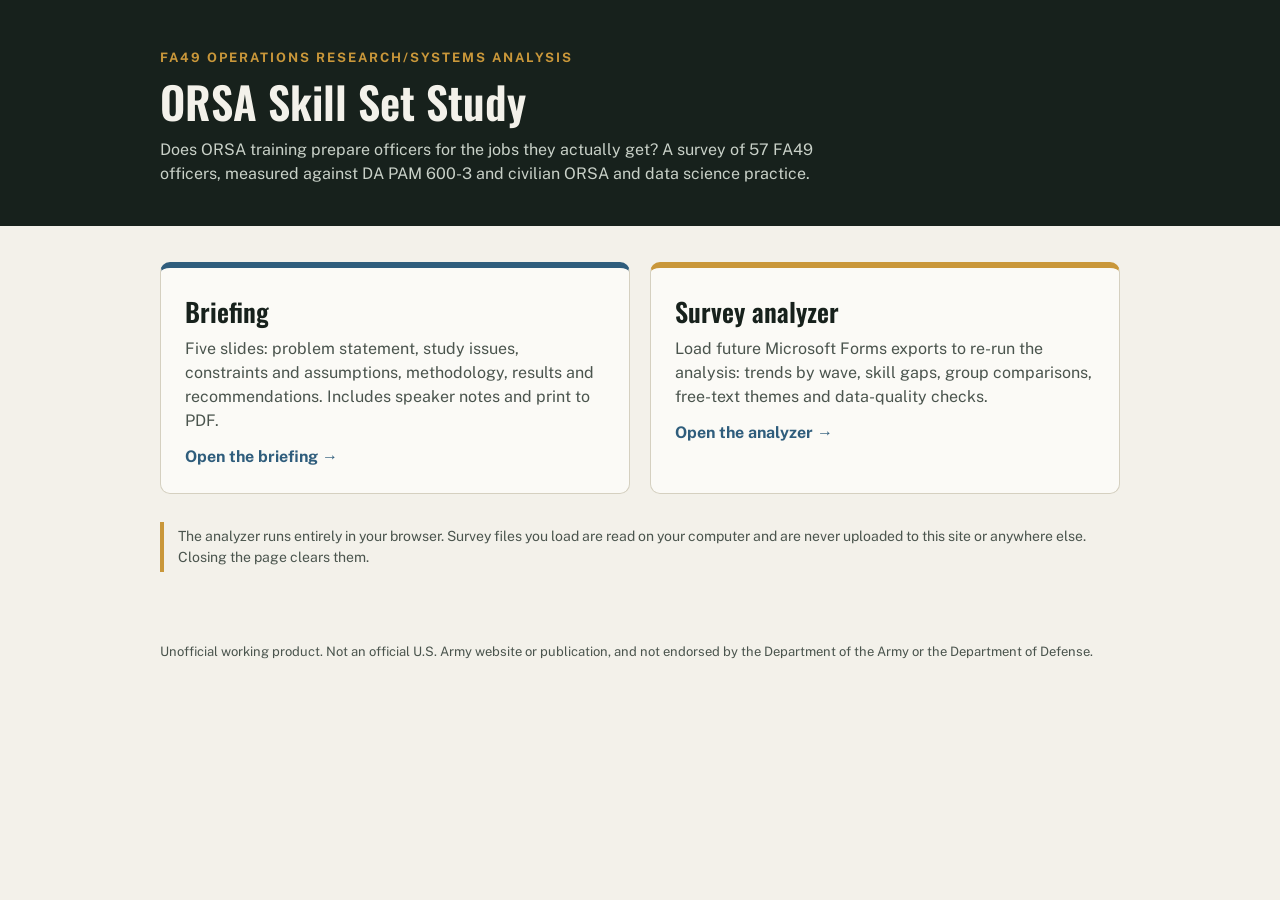
<file: index.html>
<!DOCTYPE html>
<html lang="en">
<head>
<meta charset="utf-8">
<meta name="viewport" content="width=device-width, initial-scale=1">
<title>FA49 ORSA Skill Set Study</title>
<link rel="stylesheet" href="fonts/fonts.css">
<style>
* { box-sizing: border-box }
body { margin: 0; font-family: 'Public Sans', Arial, sans-serif; background: #F3F1EA; color: #17211C; line-height: 1.5 }
header { background: #17211C; color: #F3F1EA; padding: 48px 32px 40px }
.wrap { max-width: 960px; margin: 0 auto }
.eyebrow { font-size: 13px; font-weight: 700; letter-spacing: 2px; text-transform: uppercase; color: #C9973A; margin: 0 0 10px }
h1 { font-family: 'Oswald', Arial, sans-serif; font-weight: 600; font-size: 44px; line-height: 1.1; margin: 0 0 12px }
header p { color: #C9D1C8; max-width: 680px; margin: 0 }
main { padding: 36px 32px 56px }
.cards { display: grid; grid-template-columns: repeat(auto-fit, minmax(300px, 1fr)); gap: 20px }
a.card { display: block; background: #FBFAF6; border: 1px solid #D5D0C0; border-top: 6px solid #2F5D7C; border-radius: 10px; padding: 24px; color: inherit; text-decoration: none }
a.card.g { border-top-color: #C9973A }
a.card:hover, a.card:focus { border-color: #C9973A; outline: none }
a.card h2 { font-family: 'Oswald', Arial, sans-serif; font-weight: 600; font-size: 26px; margin: 0 0 6px }
a.card p { margin: 0 0 12px; color: #4A544D }
a.card span { font-weight: 700; color: #2F5D7C }
.note { margin-top: 28px; font-size: 14px; color: #4A544D; border-left: 4px solid #C9973A; padding: 4px 0 4px 14px }
footer { font-size: 13px; color: #4A544D; padding: 0 32px 40px }
</style>
</head>
<body>
<header><div class="wrap">
  <p class="eyebrow">FA49 Operations Research/Systems Analysis</p>
  <h1>ORSA Skill Set Study</h1>
  <p>Does ORSA training prepare officers for the jobs they actually get? A survey of 57 FA49 officers, measured against DA PAM 600-3 and civilian ORSA and data science practice.</p>
</div></header>
<main><div class="wrap">
  <div class="cards">
    <a class="card" href="deck/"><h2>Briefing</h2><p>Five slides: problem statement, study issues, constraints and assumptions, methodology, results and recommendations. Includes speaker notes and print to PDF.</p><span>Open the briefing →</span></a>
    <a class="card g" href="analyzer/"><h2>Survey analyzer</h2><p>Load future Microsoft Forms exports to re-run the analysis: trends by wave, skill gaps, group comparisons, free-text themes and data-quality checks.</p><span>Open the analyzer →</span></a>
  </div>
  <p class="note">The analyzer runs entirely in your browser. Survey files you load are read on your computer and are never uploaded to this site or anywhere else. Closing the page clears them.</p>
</div></main>
<footer><div class="wrap">Unofficial working product. Not an official U.S. Army website or publication, and not endorsed by the Department of the Army or the Department of Defense.</div></footer>
</body>
</html>
</file>
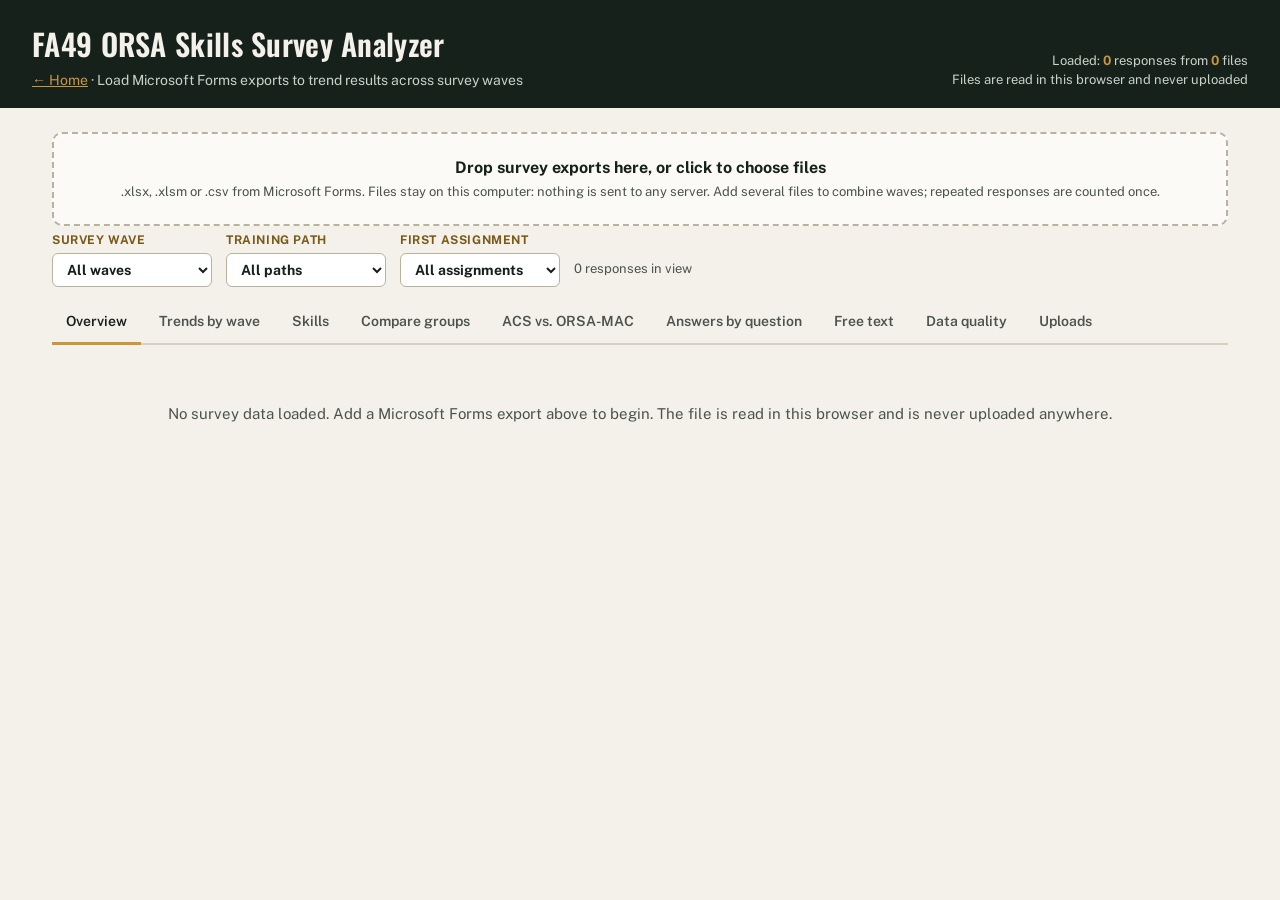
<file: analyzer/index.html>
<!DOCTYPE html>
<html lang="en">
<head>
<meta charset="utf-8">
<meta name="viewport" content="width=device-width, initial-scale=1">
<title>FA49 ORSA Skills Survey Analyzer</title>
<link rel="stylesheet" href="../fonts/fonts.css">
<script src="xlsx.full.min.js"></script>
<script>window.ORSA_STANDALONE = true;</script>
<style>
:root{--dark:#17211C;--light:#F3F1EA;--light2:#E6E2D4;--card:#FBFAF6;--gold:#C9973A;--gold-ink:#7A5A1C;--blue:#2F5D7C;--orange:#C2622A;--orange-ink:#A84F1E;--muted:#4A544D;--line:#D5D0C0;--bad:#9B2C2C}
*{box-sizing:border-box}
body{margin:0;font-family:'Public Sans',Arial,sans-serif;background:var(--light);color:var(--dark);font-size:15px;line-height:1.45}
header{background:var(--dark);color:var(--light);padding:22px 32px 18px;display:flex;flex-wrap:wrap;gap:16px;align-items:flex-end;justify-content:space-between}
header h1{font-family:'Oswald',Arial,sans-serif;font-weight:600;font-size:30px;margin:0;letter-spacing:.3px}
header .sub{color:#C9D1C8;font-size:14px;margin-top:4px}
.status{font-size:13px;color:#C9D1C8;text-align:right}
.status b{color:var(--gold)}
main{max-width:1240px;margin:0 auto;padding:24px 32px 64px}
.panel{background:var(--card);border:1px solid var(--line);border-radius:10px;padding:18px 20px;margin-bottom:18px}
.drop{border:2px dashed #B9B29D;border-radius:10px;padding:22px;text-align:center;background:var(--card);cursor:pointer;transition:background .15s,border-color .15s}
.drop.over{background:#EFE7D2;border-color:var(--gold)}
.drop strong{font-size:16px}
.drop .hint{color:var(--muted);font-size:13px;margin-top:4px}
.row{display:flex;flex-wrap:wrap;gap:12px;align-items:center}
.controls{display:flex;flex-wrap:wrap;gap:14px;align-items:flex-end;margin:6px 0 14px}
label.ctl{display:flex;flex-direction:column;font-size:12px;font-weight:700;letter-spacing:.6px;text-transform:uppercase;color:var(--gold-ink);gap:4px}
select,input[type=search]{font:inherit;font-size:14px;padding:7px 10px;border:1px solid #B9B29D;border-radius:6px;background:#fff;color:var(--dark);min-width:160px}
button{font:inherit;font-size:14px;font-weight:600;padding:8px 14px;border-radius:6px;border:1px solid var(--dark);background:var(--dark);color:var(--light);cursor:pointer}
button.ghost{background:transparent;color:var(--dark)}
button.warn{background:var(--bad);border-color:var(--bad)}
button:disabled{opacity:.5;cursor:default}
nav.tabs{display:flex;flex-wrap:wrap;gap:4px;border-bottom:2px solid var(--line);margin-bottom:18px}
nav.tabs button{background:transparent;color:var(--muted);border:none;border-bottom:3px solid transparent;border-radius:0;padding:10px 14px;margin-bottom:-2px}
nav.tabs button.on{color:var(--dark);border-bottom-color:var(--gold)}
h2{font-family:'Oswald',Arial,sans-serif;font-weight:600;font-size:22px;margin:0 0 10px}
h3{font-size:15px;margin:0 0 8px}
.note{color:var(--muted);font-size:13px}
.kpis{display:grid;grid-template-columns:repeat(auto-fit,minmax(180px,1fr));gap:14px;margin-bottom:18px}
.kpi{background:var(--card);border:1px solid var(--line);border-top:4px solid var(--blue);border-radius:8px;padding:14px 16px}
.kpi .v{font-family:'Oswald',Arial,sans-serif;font-size:36px;font-weight:600;line-height:1.05}
.kpi .l{font-size:13px;color:var(--muted)}
.grid2{display:grid;grid-template-columns:repeat(auto-fit,minmax(380px,1fr));gap:18px}
table{border-collapse:collapse;width:100%;font-size:14px}
th,td{text-align:left;padding:7px 9px;border-bottom:1px solid var(--line);vertical-align:top}
th{font-size:12px;text-transform:uppercase;letter-spacing:.5px;color:var(--muted);font-weight:700;background:var(--light)}
td.num,th.num{text-align:right;font-variant-numeric:tabular-nums;white-space:nowrap}
.bar{height:10px;background:#E3DFD2;border-radius:5px;overflow:hidden;min-width:80px}
.bar span{display:block;height:100%;background:var(--blue)}
.bar.o span{background:var(--orange)}
.pair{display:flex;flex-direction:column;gap:3px;min-width:160px}
.findings li{margin-bottom:6px}
.legend{display:flex;gap:18px;font-size:13px;color:var(--muted);margin:4px 0 10px}
.sw{display:inline-block;width:14px;height:10px;border-radius:2px;margin-right:6px;vertical-align:middle}
.heat td.cell{text-align:center;font-variant-numeric:tabular-nums;font-weight:600}
.dim{opacity:.55}
.chips{display:flex;flex-wrap:wrap;gap:8px;margin:8px 0 12px}
.chip{font-size:13px;font-weight:600;padding:5px 11px;border-radius:999px;border:1px solid #B9B29D;background:#fff;color:var(--dark);cursor:pointer}
.chip.on{background:var(--gold);border-color:var(--gold)}
.resp{border-left:4px solid var(--gold);background:var(--card);padding:10px 14px;margin-bottom:10px;border-radius:0 8px 8px 0}
.resp .meta{font-size:12px;color:var(--muted);margin-bottom:4px}
.tag{display:inline-block;font-size:11px;font-weight:700;padding:2px 7px;border-radius:4px;background:var(--light2);margin-right:6px}
.qc{display:flex;gap:14px;align-items:flex-start;padding:10px 0;border-bottom:1px solid var(--line)}
.qc .n{font-family:'Oswald',Arial,sans-serif;font-size:26px;min-width:44px;text-align:right;color:var(--blue)}
.qc .n.hot{color:var(--orange-ink)}
.ids{font-size:12px;color:var(--muted);word-break:break-word}
.msg{padding:10px 14px;border-radius:8px;background:#EFE7D2;margin-bottom:14px}
.msg.err{background:#F4DCDC}
.empty{text-align:center;color:var(--muted);padding:40px 10px}
@media (max-width:640px){main{padding:16px}header{padding:18px 16px}.grid2{grid-template-columns:1fr}}
</style>
</head>
<body>
<header>
  <div><h1>FA49 ORSA Skills Survey Analyzer</h1><div class="sub"><a href="../" style="color:#C9973A">← Home</a> · Load Microsoft Forms exports to trend results across survey waves</div></div>
  <div class="status" id="status">Files are read in this browser and never uploaded</div>
</header>
<main>
  <div id="msg"></div>
  <div class="drop" id="drop" tabindex="0" role="button" aria-label="Upload a survey export">
    <strong>Drop survey exports here, or click to choose files</strong>
    <div class="hint">.xlsx, .xlsm or .csv from Microsoft Forms. Files stay on this computer: nothing is sent to any server. Add several files to combine waves; repeated responses are counted once.</div>
    <input type="file" id="file" accept=".xlsx,.xlsm,.xls,.csv" multiple hidden>
  </div>
  <div id="pending"></div>
  <div class="controls" id="controls"></div>
  <nav class="tabs" id="tabs"></nav>
  <section id="content"></section>
</main>
<script>
/* ===== Survey analysis core (pure functions, no DOM) ===== */
const Core = (() => {
  const clean = (s) => String(s == null ? '' : s).replace(/ /g, ' ').replace(/\s+/g, ' ').trim();

  const ROLE_LABEL = {
    id: 'Response ID', start: 'Start time', end: 'Completion time', pii: 'Name/email (not stored)', ignore: 'Ignored',
    skill: 'Skill rating', path: 'Training path', degree: 'Graduate degree', otherField: 'Other approved field',
    cost: 'Cost category / school', school: 'Graduate school name', culminating: 'Degree final requirement',
    acs: 'ACS prepared me for (multi-select)', mac: 'ORSA-MAC prepared me for (multi-select)',
    add: 'Skills to add (free text)', remove: 'Skills to remove (free text)', agree: 'Overall preparation rating',
    explain: 'Rating explanation (free text)', assignment: 'First assignment', other: 'Not recognized',
  };

  function roleOf(h) {
    const s = clean(h).toLowerCase();
    if (s === 'id') return 'id';
    if (s === 'start time') return 'start';
    if (s === 'completion time') return 'end';
    if (s === 'email' || s === 'name' || s === 'email address') return 'pii';
    if (s.startsWith('last modified time')) return 'ignore';
    if (s.includes('best reflects your educational training')) return 'skill';
    if (s.includes('training and qualification')) return 'path';
    if (s.includes('graduate degree program')) return 'degree';
    if (s.includes('other operations research related field')) return 'otherField';
    if (s.includes('cost category')) return 'cost';
    if (s.includes('graduate school institution')) return 'school';
    if (s.includes('culminating')) return 'culminating';
    if (s.startsWith('acs prepared me')) return 'acs';
    if (s.startsWith('orsa-mac prepared me')) return 'mac';
    if (s.includes('should be added')) return 'add';
    if (s.includes('should be removed')) return 'remove';
    if (s.startsWith('my training and education prepared me')) return 'agree';
    if (s.startsWith('explain your agreement')) return 'explain';
    if (s.includes('which option best describes your first')) return 'assignment';
    return 'other';
  }

  function skillName(h) {
    const s = clean(h);
    const m = s.match(/ability to\s+(.*)$/i);
    let t = (m ? m[1] : s).replace(/[.?\s]+$/, '').replace(/^(conduct|perform)\s+/i, '');
    if (/communicate effectively with data/i.test(t)) return 'Data communication';
    if (/big data/i.test(t)) return 'Big data specialties';
    return t.charAt(0).toUpperCase() + t.slice(1);
  }

  const CODES = ['WTpos', 'WTnn', 'OJT', 'NWTnn', 'NEG'];
  const CODE_LABEL = {
    WTpos: 'Well trained, needed, helped', WTnn: 'Well trained, not needed', OJT: 'Not trained, learned on the job',
    NWTnn: 'Not trained, not needed', NEG: 'Not trained, needed, hurt performance',
  };
  function codeSkill(v) {
    const s = clean(v).toLowerCase();
    if (!s) return null;
    if (s.includes('negatively')) return 'NEG';
    if (s.includes('learned the skill on the job')) return 'OJT';
    if (s.includes('not well trained') && s.includes('not needed')) return 'NWTnn';
    if (s.includes('well trained') && s.includes('not needed')) return 'WTnn';
    if (s.includes('positively')) return 'WTpos';
    return 'OTHER';
  }

  const AGREE = { 'strongly agree': 6, 'agree': 5, 'somewhat agree': 4, 'neither agree nor disagree': 3.5, 'somewhat disagree': 3, 'disagree': 2, 'strongly disagree': 1 };
  const AGREE_ORDER = ['Strongly Agree', 'Agree', 'Somewhat Agree', 'Neither agree nor disagree', 'Somewhat Disagree', 'Disagree', 'Strongly Disagree'];

  function normPath(v) {
    const s = clean(v).toLowerCase();
    if (!s) return '(blank)';
    const mac = s.includes('mac');
    const acs = /\bacs\b/.test(s);
    if (mac && acs) return 'ORSA-MAC & ACS';
    if (mac) return 'ORSA-MAC only';
    if (acs) return 'ACS only';
    return clean(v);
  }
  function normAssign(v) {
    const s = clean(v).toLowerCase();
    if (!s) return '(blank)';
    if (s.includes('large analytic')) return 'Large analytic org';
    if (s.includes('instructor')) return 'Instructor';
    if (s.includes('combat')) return 'Combat analyst';
    if (s.includes('technical')) return 'Technical domain';
    if (s.includes('staff')) return 'Army/Joint/OSD staff';
    return clean(v);
  }
  const isNA = (s) => /^(n\/?a|none|nothing|no|nil|-+|\.)\b|did not attend|none come to mind|^not sure\.?$/i.test(clean(s)) || clean(s) === '';
  const splitMulti = (v) => clean(v).split(';').map(clean).filter(Boolean);

  function parseDate(v) {
    if (v == null || v === '') return null;
    if (typeof v === 'number' && v > 20000 && v < 80000) {
      const ms = Math.round((v - 25569) * 86400000);
      const d = new Date(ms);
      return new Date(d.getUTCFullYear(), d.getUTCMonth(), d.getUTCDate(), d.getUTCHours(), d.getUTCMinutes(), d.getUTCSeconds());
    }
    const d = new Date(v);
    return isNaN(d) ? null : d;
  }
  const pad = (n) => String(n).padStart(2, '0');
  const localISO = (d) => `${d.getFullYear()}-${pad(d.getMonth() + 1)}-${pad(d.getDate())}T${pad(d.getHours())}:${pad(d.getMinutes())}:${pad(d.getSeconds())}`;

  function fnv(str) {
    let h = 0x811c9dc5;
    for (let i = 0; i < str.length; i++) { h ^= str.charCodeAt(i); h = Math.imul(h, 0x01000193) >>> 0; }
    return h.toString(16).padStart(8, '0');
  }

  /* raw = {cols:[header...], vals:[value...]} with dates already as local ISO strings */
  function rawKey(raw) {
    let id = '', start = '';
    raw.cols.forEach((c, i) => { const r = roleOf(c); if (r === 'id') id = clean(raw.vals[i]); if (r === 'start') start = clean(raw.vals[i]); });
    const body = start ? id + '|' + start : raw.vals.map(clean).join('|');
    return 'r-' + fnv(body) + '-' + (id.replace(/[^A-Za-z0-9_-]/g, '').slice(0, 20) || 'x');
  }

  function normalize(raw, meta) {
    const r = { key: meta.key, batch: meta.batch || '', source: meta.source || '', skills: {}, skillRaw: {}, acs: [], mac: [], other: {}, issues: [] };
    raw.cols.forEach((col, i) => {
      const v = raw.vals[i];
      const role = roleOf(col);
      const cv = clean(v);
      switch (role) {
        case 'id': r.id = cv; break;
        case 'start': r.start = parseDate(v); break;
        case 'end': r.end = parseDate(v); break;
        case 'skill': { const n = skillName(col); r.skills[n] = codeSkill(v); r.skillRaw[n] = cv; break; }
        case 'path': r.pathRaw = cv; r.path = normPath(v); break;
        case 'degree': r.degree = cv || '(blank)'; break;
        case 'otherField': r.otherField = cv; break;
        case 'cost': r.cost = cv || '(blank)'; break;
        case 'school': r.school = cv; break;
        case 'culminating': r.culminating = cv || '(blank)'; break;
        case 'acs': r.acsRaw = cv; r.acs = splitMulti(v); break;
        case 'mac': r.macRaw = cv; r.mac = splitMulti(v); break;
        case 'add': r.add = cv; break;
        case 'remove': r.remove = cv; break;
        case 'agree': r.agree = cv; r.score = AGREE[cv.toLowerCase()] ?? null; break;
        case 'explain': r.explain = cv; break;
        case 'assignment': r.assignRaw = cv; r.assignment = normAssign(v); break;
        case 'pii': case 'ignore': break;
        default: r.other[clean(col)] = cv;
      }
    });
    r.path = r.path || '(blank)';
    r.assignment = r.assignment || '(blank)';
    r.degree = r.degree || '(blank)';
    r.cost = r.cost || '(blank)';
    r.culminating = r.culminating || '(blank)';
    r.minutes = r.start && r.end ? (r.end - r.start) / 60000 : null;
    r.wave = r.start ? `${r.start.getFullYear()}-${pad(r.start.getMonth() + 1)}` : '(no date)';
    return r;
  }

  /* ---- metrics ---- */
  function skillList(rows) {
    const seen = [];
    rows.forEach((r) => Object.keys(r.skills).forEach((k) => { if (!seen.includes(k)) seen.push(k); }));
    return seen;
  }
  function skillStats(rows, skill) {
    const c = { WTpos: 0, WTnn: 0, OJT: 0, NWTnn: 0, NEG: 0, OTHER: 0 };
    let n = 0;
    rows.forEach((r) => { const v = r.skills[skill]; if (v) { c[v]++; n++; } });
    const trained = c.WTpos + c.WTnn, needed = c.WTpos + c.OJT + c.NEG, gap = c.OJT + c.NEG;
    return {
      skill, n, counts: c, trained, needed, gap, unused: c.WTnn, neg: c.NEG,
      trainedPct: n ? trained / n : null, neededPct: n ? needed / n : null,
      gapOfNeeded: needed ? gap / needed : null, wtposPct: n ? c.WTpos / n : null,
    };
  }
  function groupStats(rows, skills) {
    const scored = rows.filter((r) => r.score != null);
    const sum = scored.reduce((a, r) => a + r.score, 0);
    let ans = 0, wtpos = 0, gaps = 0;
    rows.forEach((r) => skills.forEach((k) => { const v = r.skills[k]; if (v) { ans++; if (v === 'WTpos') wtpos++; if (v === 'OJT' || v === 'NEG') gaps++; } }));
    return {
      n: rows.length, nScored: scored.length,
      mean: scored.length ? sum / scored.length : null,
      top2: scored.length ? scored.filter((r) => r.score >= 5).length / scored.length : null,
      sa: scored.length ? scored.filter((r) => r.score === 6).length / scored.length : null,
      nDis: scored.filter((r) => r.score <= 3).length,
      wtposRate: ans ? wtpos / ans : null,
      gapsPer: rows.length ? gaps / rows.length : null,
    };
  }
  function groupBy(rows, fn) {
    const m = new Map();
    rows.forEach((r) => { const k = fn(r); if (!m.has(k)) m.set(k, []); m.get(k).push(r); });
    return m;
  }
  function median(a) {
    const s = a.filter((x) => x != null && isFinite(x)).sort((x, y) => x - y);
    if (!s.length) return null;
    const h = Math.floor(s.length / 2);
    return s.length % 2 ? s[h] : (s[h - 1] + s[h]) / 2;
  }
  const canonItem = (s) => clean(s).replace(/\s+$/, '');
  function programStats(rows) {
    const acsRows = rows.filter((r) => r.acs.length && !r.acs.every(isNA));
    const macRows = rows.filter((r) => r.mac.length && !r.mac.every(isNA));
    const items = [];
    [...acsRows.flatMap((r) => r.acs), ...macRows.flatMap((r) => r.mac)].forEach((x) => { const c = canonItem(x); if (!isNA(c) && !items.includes(c)) items.push(c); });
    return {
      nAcs: acsRows.length, nMac: macRows.length,
      items: items.map((it) => {
        const a = acsRows.filter((r) => r.acs.map(canonItem).includes(it)).length;
        const m = macRows.filter((r) => r.mac.map(canonItem).includes(it)).length;
        return { item: it, acs: a, mac: m, acsPct: acsRows.length ? a / acsRows.length : null, macPct: macRows.length ? m / macRows.length : null };
      }),
    };
  }

  const THEMES = [
    ['Data engineering, SQL, cloud', /sql|data engineer|database|pipeline|cloud|data connection|etl|\bs3\b|blob|data architect/i],
    ['Programming and automation', /programm|coding|python|\bR\b|automation|languages/i],
    ['AI / ML / LLMs', /\bai\b|machine learning|\bml\b|llm|large language|genai|artificial intell/i],
    ['Agentic AI', /agent/i],
    ['App development, HTML, web', /\bapps?\b|app dev|html|\bweb\b|front.?end|javascript/i],
    ['Data visualization, dashboards', /visuali|dashboard/i],
    ['Communication and teaching', /communicat|teach|brief|writ|present/i],
    ['Cost-benefit, budget, PPBE', /cost|ppbe|\bpom\b|budget|financ|program management/i],
    ['Assessments (campaign, ops)', /assessment/i],
    ['Surveys and data collection', /survey|questionnaire|data collection|sampling/i],
    ['Modeling and simulation', /simulat|modeling|modelling/i],
    ['Big data', /big data/i],
    ['Statistics', /statistic/i],
  ];
  function themeHits(text) { return THEMES.filter(([, re]) => re.test(text || '')).map(([n]) => n); }

  function qualityChecks(rows) {
    const out = [];
    const add = (title, detail, list) => out.push({ title, detail, ids: list.map((r) => r.id || r.key) });
    const keys = groupBy(rows, (r) => r.key);
    add('Duplicate responses (same ID and start time)', 'Counted once in the shared dataset; listed if a single upload repeats them.', [...keys.values()].filter((g) => g.length > 1).map((g) => g[0]));
    add('Completed in under 1 minute', 'Possible test or careless submissions.', rows.filter((r) => r.minutes != null && r.minutes < 1));
    add('Same answer on every skill question', 'Possible straight-lining.', rows.filter((r) => { const v = Object.values(r.skills).filter(Boolean); return v.length > 2 && new Set(v).size === 1; }));
    add('ACS graduate with the “ACS prepared me” question blank', 'Usually survey skip logic (in the 2024–25 survey, every NPS and AFIT graduate).', rows.filter((r) => /acs/i.test(r.path) && !r.acs.length));
    add('Attended ORSA-MAC but answered “did not attend”', 'Contradictory answers.', rows.filter((r) => /mac/i.test(r.path) && r.mac.length && r.mac.every(isNA)));
    add('ACS only but rated ORSA-MAC preparation', 'Contradictory answers.', rows.filter((r) => r.path === 'ACS only' && r.mac.some((x) => !isNA(x))));
    add('No overall preparation rating', 'Excluded from agreement averages.', rows.filter((r) => r.score == null));
    add('Unrecognized skill answer text', 'A skill answer did not match any of the five standard choices.', rows.filter((r) => Object.values(r.skills).includes('OTHER')));
    const costSchools = rows.filter((r) => r.cost && r.cost !== '(blank)' && r.cost !== 'None' && !/\$|cost/i.test(r.cost));
    add('School name recorded in the cost-category column', 'The cost question mixes cost bands with school names (NPS, AFIT).', costSchools);
    add('No start date', 'Cannot be placed in a survey wave.', rows.filter((r) => !r.start));
    return out;
  }

  function findings(rows) {
    const out = [];
    if (!rows.length) return out;
    const skills = skillList(rows);
    const g = groupStats(rows, skills);
    const pct = (x) => (x == null ? '–' : Math.round(x * 100) + '%');
    out.push(`${pct(g.top2)} of ${g.nScored} respondents agree or strongly agree that their training prepared them for their first ORSA assignment; ${g.nDis} disagree at some level.`);
    const ss = skills.map((k) => skillStats(rows, k)).filter((s) => s.n);
    if (ss.length) {
      const most = [...ss].sort((a, b) => b.neededPct - a.neededPct)[0];
      out.push(`Most needed skill: ${most.skill} (${pct(most.neededPct)} of officers needed it in their first job).`);
      const gaps = ss.filter((s) => s.needed >= 5).sort((a, b) => b.gapOfNeeded - a.gapOfNeeded);
      if (gaps.length) out.push(`Largest training gap: ${gaps[0].skill}. ${gaps[0].gap} of the ${gaps[0].needed} officers who needed it were not trained (${pct(gaps[0].gapOfNeeded)}).`);
      const over = [...ss].sort((a, b) => b.unused - a.unused)[0];
      out.push(`Most over-taught skill: ${over.skill}. ${over.unused} officers were well trained in it but never needed it.`);
      const neg = ss.reduce((a, s) => a + s.neg, 0);
      if (neg) out.push(`${neg} skill answers say a training gap hurt job performance.`);
    }
    const byA = [...groupBy(rows, (r) => r.assignment)].map(([k, rs]) => ({ k, ...groupStats(rs, skills) })).filter((x) => x.nScored >= 5 && x.k !== '(blank)').sort((a, b) => b.mean - a.mean);
    if (byA.length >= 2) out.push(`By first assignment (groups of 5+): ${byA[0].k} most satisfied (${byA[0].mean.toFixed(1)} of 6), ${byA[byA.length - 1].k} least (${byA[byA.length - 1].mean.toFixed(1)}).`);
    const p = programStats(rows);
    if (p.nAcs >= 5 && p.nMac >= 5) {
      const d = p.items.map((x) => ({ ...x, d: x.macPct - x.acsPct })).sort((a, b) => Math.abs(b.d) - Math.abs(a.d))[0];
      if (d) out.push(`Biggest program difference: ${d.item}. ${pct(d.macPct)} of ORSA-MAC graduates vs. ${pct(d.acsPct)} of ACS graduates felt prepared.`);
    }
    const waves = [...groupBy(rows.filter((r) => r.start), (r) => r.wave)].sort((a, b) => a[0].localeCompare(b[0]));
    if (waves.length >= 2) {
      const f = groupStats(waves[0][1], skills), l = groupStats(waves[waves.length - 1][1], skills);
      out.push(`Trend: agreement was ${pct(f.top2)} in the first wave (${waves[0][0]}, n=${f.n}) and ${pct(l.top2)} in the latest (${waves[waves.length - 1][0]}, n=${l.n}).`);
    }
    return out;
  }

  return { clean, roleOf, ROLE_LABEL, skillName, codeSkill, CODES, CODE_LABEL, AGREE, AGREE_ORDER, normPath, normAssign, isNA, splitMulti, parseDate, localISO, rawKey, normalize, skillList, skillStats, groupStats, groupBy, median, programStats, THEMES, themeHits, qualityChecks, findings, canonItem };
})();
if (typeof module !== 'undefined') module.exports = Core;

</script>
<script>
/* ===== UI ===== */
const $ = (id) => document.getElementById(id);
const esc = (s) => String(s == null ? '' : s).replace(/[&<>"']/g, (c) => ({ '&': '&amp;', '<': '&lt;', '>': '&gt;', '"': '&quot;', "'": '&#39;' }[c]));
const pct = (x) => (x == null || !isFinite(x) ? '–' : Math.round(x * 100) + '%');
const fix1 = (x) => (x == null || !isFinite(x) ? '–' : x.toFixed(1));

const STANDALONE = !!(typeof window !== 'undefined' && window.ORSA_STANDALONE);
const S = {
  files: [],
  db: null, dbStatus: STANDALONE ? 'standalone' : 'loading', canWrite: null, downloads: null,
  dbRows: [], dbKeys: new Set(), batches: [], colsSeen: new Map(),
  sessionRows: [], sessionName: '', pending: null, saving: null,
  source: STANDALONE ? 'session' : 'shared', filters: { wave: '', path: '', assignment: '' },
  tab: 'overview', compareDim: 'path', heatMetric: 'gapOfNeeded', trendMetric: 'gapOfNeeded',
  ftQ: 'add', ftTheme: '', ftSearch: '', ftHide: true, qCol: 'agree', confirmDelete: '',
};

const TABS = [['overview', 'Overview'], ['trends', 'Trends by wave'], ['skills', 'Skills'], ['compare', 'Compare groups'], ['programs', 'ACS vs. ORSA-MAC'], ['questions', 'Answers by question'], ['text', 'Free text'], ['quality', 'Data quality'], ['uploads', 'Uploads']];
const DIMS = { path: ['Training path', (r) => r.path], assignment: ['First assignment', (r) => r.assignment], degree: ['Graduate degree', (r) => r.degree], cost: ['Cost category / school', (r) => r.cost], culminating: ['Degree final requirement', (r) => r.culminating], wave: ['Survey wave (month)', (r) => r.wave], batch: ['Upload', (r) => batchName(r.batch)] };
const METRICS = { gapOfNeeded: 'Needed but not trained (% of those who needed it)', trainedPct: 'Well trained (%)', neededPct: 'Needed in the job (%)', wtposPct: 'Trained, needed and helped (%)' };

function batchName(id) { const b = S.batches.find((x) => x.id === id); return b ? b.file : id ? 'Upload ' + id : 'This session'; }
function noteCols(raw) { raw.cols.forEach((c) => { const k = Core.clean(c); if (!S.colsSeen.has(k)) S.colsSeen.set(k, Core.roleOf(c)); }); }

/* ---------- data sources ---------- */
function baseRows() { return S.source === 'session' ? S.sessionRows : S.dbRows; }
function rows() {
  const f = S.filters;
  return baseRows().filter((r) => (!f.wave || r.wave === f.wave) && (!f.path || r.path === f.path) && (!f.assignment || r.assignment === f.assignment));
}
function opts(list, cur, all) { return `<option value="">${esc(all)}</option>` + list.map((v) => `<option value="${esc(v)}"${v === cur ? ' selected' : ''}>${esc(v)}</option>`).join(''); }
const uniq = (a) => [...new Set(a)].sort();

/* ---------- file reading ---------- */
async function readFile(file) {
  if (typeof XLSX === 'undefined') throw new Error('The spreadsheet reader did not load. Check your connection and reload the page.');
  const buf = await file.arrayBuffer();
  const wb = XLSX.read(buf, { type: 'array', cellDates: true });
  let best = null;
  wb.SheetNames.forEach((name) => {
    const aoa = XLSX.utils.sheet_to_json(wb.Sheets[name], { header: 1, defval: '', raw: true, blankrows: false });
    for (let h = 0; h < Math.min(6, aoa.length); h++) {
      const hdr = aoa[h].map((c) => Core.clean(c));
      const known = hdr.filter((c) => c && !['other', 'ignore'].includes(Core.roleOf(c))).length;
      if (known >= 3 && (!best || known > best.known)) best = { name, aoa, h, hdr, known };
    }
  });
  if (!best) throw new Error('No sheet in this file has the survey’s column headings (ID, Start time, the skill questions…).');
  const keep = best.hdr.map((c, i) => (c && Core.roleOf(c) !== 'pii' ? i : -1)).filter((i) => i >= 0);
  const dropped = best.hdr.filter((c) => c && Core.roleOf(c) === 'pii');
  const cols = keep.map((i) => best.hdr[i]);
  const raws = [];
  best.aoa.slice(best.h + 1).forEach((row) => {
    if (!row.some((v) => Core.clean(v instanceof Date ? 'x' : v))) return;
    const vals = keep.map((i) => {
      let v = row[i];
      const role = Core.roleOf(best.hdr[i]);
      if (role === 'start' || role === 'end') {
        if (typeof v === 'string' && /^\d{5}(\.\d+)?$/.test(v.trim())) v = Number(v);
        const d = v instanceof Date ? v : Core.parseDate(v);
        return d ? Core.localISO(d) : Core.clean(v);
      }
      if (v instanceof Date) return Core.localISO(v);
      return v == null ? '' : String(v);
    });
    raws.push({ cols, vals });
  });
  return { sheet: best.name, raws, cols, dropped };
}

async function handleFile(file) {
  showMsg('');
  try {
    const p = await readFile(file);
    const seen = new Set();
    const items = p.raws.map((raw) => ({ raw, key: Core.rawKey(raw) }));
    const fresh = [], dupInFile = [], existing = [];
    if (STANDALONE) {
      const have = new Set(S.sessionRows.map((r) => r.key));
      let added = 0;
      items.forEach((it) => { if (!have.has(it.key)) { have.add(it.key); noteCols(it.raw); S.sessionRows.push(Core.normalize(it.raw, { key: it.key, batch: file.name })); added++; } });
      S.files.push({ name: file.name, read: p.raws.length, added });
      S.sessionName = S.files.map((f) => f.name).join(', ');
      S.source = 'session';
      const unk = p.cols.filter((c) => Core.roleOf(c) === 'other');
      showMsg(`Read ${p.raws.length} responses from ${esc(file.name)}: ${added} added${p.raws.length - added ? `, ${p.raws.length - added} already loaded (skipped)` : ''}.${p.dropped.length ? ' Name and email columns were ignored.' : ''}${unk.length ? ` ${unk.length} unrecognized column(s) appear on “Answers by question”.` : ''}`);
      render();
      return;
    }
    items.forEach((it) => { if (seen.has(it.key)) dupInFile.push(it); else { seen.add(it.key); (S.dbKeys.has(it.key) ? existing : fresh).push(it); } });
    S.pending = { file: file.name, ...p, items, fresh, existing, dupInFile };
    render();
  } catch (e) { showMsg(esc(e.message || String(e)), true); }
}

function useSession() {
  const p = S.pending;
  const seen = new Set();
  S.sessionRows = p.items.filter((it) => (seen.has(it.key) ? false : seen.add(it.key))).map((it) => { noteCols(it.raw); return Core.normalize(it.raw, { key: it.key, batch: '' }); });
  S.sessionName = p.file; S.source = 'session'; S.pending = null; S.filters = { wave: '', path: '', assignment: '' };
  render();
}

async function saveShared() {
  const p = S.pending; if (!S.db || !p) return;
  const batchId = 'b' + Date.now();
  const coll = S.db.collection('responses');
  S.saving = { done: 0, total: p.fresh.length }; renderPending();
  try {
    for (const it of p.fresh) {
      await coll.doc(it.key).set({ cols: it.raw.cols, vals: it.raw.vals, batch: batchId, savedAt: new Date().toISOString() });
      S.saving.done++; renderPending();
    }
    await S.db.collection('batches').doc(batchId).set({ file: p.file, sheet: p.sheet, savedAt: new Date().toISOString(), added: p.fresh.length, alreadySaved: p.existing.length, rowsInFile: p.raws.length });
    showMsg(`Saved ${p.fresh.length} new responses from ${esc(p.file)}. ${p.existing.length} were already in the shared dataset.`);
    S.pending = null; S.saving = null; S.source = 'shared';
  } catch (e) {
    const why = e && e.code === 'quota_exceeded' ? 'The shared dataset is full. Delete an old upload on the Uploads tab, then try again.' : e && e.code === 'invalid_argument' ? 'You don’t have permission to add to the shared dataset. Ask the owner for Contributor access, or analyze the file without saving.' : 'Saving stopped: ' + esc((e && e.message) || e);
    showMsg(`${why} ${S.saving ? S.saving.done : 0} responses were saved before it stopped; uploading the same file again adds only the rest.`, true);
    S.saving = null;
  }
  render();
}

async function deleteBatch(id) {
  if (!S.db) return;
  try {
    const victims = S.dbRows.filter((r) => r.batch === id);
    for (const r of victims) await S.db.collection('responses').doc(r.key).delete();
    await S.db.collection('batches').doc(id).delete();
    showMsg(`Deleted ${victims.length} responses from that upload.`);
  } catch (e) { showMsg('Delete failed: ' + esc((e && e.message) || e), true); }
  S.confirmDelete = ''; render();
}

/* ---------- shared dataset ---------- */
async function connect() {
  if (STANDALONE) return;
  const cl = window.claude;
  if (!cl || !cl.use) { S.dbStatus = 'off'; render(); return; }
  try { S.downloads = await cl.use('downloads'); } catch (e) { S.downloads = null; }
  let db = null;
  try { db = await cl.use('db'); } catch (e) { db = null; }
  if (!db) { S.dbStatus = 'off'; render(); return; }
  S.db = db;
  try { const u = await cl.use('user'); if (u && u.can) S.canWrite = await u.can('data.write'); } catch (e) { S.canWrite = null; }
  const timer = setTimeout(() => { if (S.dbStatus === 'loading') { S.dbStatus = 'slow'; render(); } }, 10000);
  db.collection('responses').onSnapshot((snap) => {
    if (!snap.metadata.fromCache) clearTimeout(timer);
    S.dbRows = snap.docs.map((d) => { const x = d.data(); const raw = { cols: x.cols || [], vals: x.vals || [] }; noteCols(raw); return Core.normalize(raw, { key: d.id, batch: x.batch }); });
    S.dbKeys = new Set(S.dbRows.map((r) => r.key));
    S.dbStatus = snap.metadata.fromCache ? 'cached' : 'ready';
    if (!S.sessionRows.length) S.source = 'shared';
    if (S.pending) { const p = S.pending; p.fresh = []; p.existing = []; const seen = new Set(); p.items.forEach((it) => { if (!seen.has(it.key)) { seen.add(it.key); (S.dbKeys.has(it.key) ? p.existing : p.fresh).push(it); } }); }
    render();
  }, () => { clearTimeout(timer); S.dbStatus = 'error'; render(); });
  db.collection('batches').onSnapshot((snap) => {
    S.batches = snap.docs.map((d) => ({ id: d.id, ...d.data() })).sort((a, b) => String(b.savedAt).localeCompare(String(a.savedAt)));
    render();
  }, () => {});
}

/* ---------- rendering ---------- */
function showMsg(html, err) { $('msg').innerHTML = html ? `<div class="msg${err ? ' err' : ''}">${html}</div>` : ''; }

function renderStatus() {
  if (STANDALONE) { $('status').innerHTML = `Loaded: <b>${S.sessionRows.length}</b> responses from <b>${S.files.length}</b> file${S.files.length === 1 ? '' : 's'}<br>Files are read in this browser and never uploaded`; return; }
  const st = { loading: 'Connecting to the shared dataset…', slow: 'The shared dataset can’t be reached yet. You can still analyze a file.', off: 'Shared dataset unavailable here: files are analyzed in this session only.', error: 'The shared dataset stopped responding. Reload to reconnect.', cached: 'Showing a saved copy while the shared dataset loads…' }[S.dbStatus];
  $('status').innerHTML = st || `Shared dataset: <b>${S.dbRows.length}</b> responses from <b>${S.batches.length}</b> uploads`;
}

function renderPending() {
  const p = S.pending, el = $('pending');
  if (!p) { el.innerHTML = ''; return; }
  const roles = new Map(); p.cols.forEach((c) => { const r = Core.roleOf(c); roles.set(r, (roles.get(r) || 0) + 1); });
  const unk = p.cols.filter((c) => Core.roleOf(c) === 'other');
  const canSave = S.db && ['ready', 'cached'].includes(S.dbStatus) && S.canWrite !== false;
  el.innerHTML = `<div class="panel" style="margin-top:14px">
    <h2>${esc(p.file)}</h2>
    <p class="note">Sheet “${esc(p.sheet)}”: ${p.raws.length} responses read, <b>${p.fresh.length} new</b>, ${p.existing.length} already in the shared dataset${p.dupInFile.length ? `, ${p.dupInFile.length} repeated inside the file` : ''}. ${roles.get('skill') || 0} skill questions recognized.</p>
    ${p.dropped.length ? `<p class="note">Not stored: ${p.dropped.map(esc).join(', ')} (names and emails are dropped).</p>` : ''}
    ${unk.length ? `<p class="note">New or unrecognized columns, kept and shown on “Answers by question”: ${unk.map((c) => '“' + esc(c.slice(0, 90)) + '”').join('; ')}</p>` : ''}
    ${S.saving ? `<p><b>Saving ${S.saving.done} of ${S.saving.total}…</b> Keep this page open.</p>` : `<div class="row">
      ${canSave && p.fresh.length ? `<button data-act="save">Save ${p.fresh.length} new responses to the shared dataset</button>` : ''}
      <button class="ghost" data-act="session">Analyze this file only (don’t save)</button>
      <button class="ghost" data-act="cancel">Cancel</button></div>
      ${!canSave ? '<p class="note">Saving needs the shared dataset and Contributor access; you can still analyze the file.</p>' : ''}`}
  </div>`;
}

function renderControls() {
  const base = baseRows();
  const src = STANDALONE ? '' : `<label class="ctl">Data<select data-set="source">
      <option value="shared"${S.source === 'shared' ? ' selected' : ''}>Shared dataset (${S.dbRows.length})</option>
      ${S.sessionRows.length ? `<option value="session"${S.source === 'session' ? ' selected' : ''}>This session: ${esc(S.sessionName)} (${S.sessionRows.length})</option>` : ''}
    </select></label>`;
  $('controls').innerHTML = src +
    `<label class="ctl">Survey wave<select data-set="f.wave">${opts(uniq(base.map((r) => r.wave)), S.filters.wave, 'All waves')}</select></label>` +
    `<label class="ctl">Training path<select data-set="f.path">${opts(uniq(base.map((r) => r.path)), S.filters.path, 'All paths')}</select></label>` +
    `<label class="ctl">First assignment<select data-set="f.assignment">${opts(uniq(base.map((r) => r.assignment)), S.filters.assignment, 'All assignments')}</select></label>` +
    `<span class="note" style="padding-bottom:8px">${rows().length} responses in view</span>`;
  $('tabs').innerHTML = TABS.map(([k, l]) => `<button data-tab="${k}" class="${S.tab === k ? 'on' : ''}">${l}</button>`).join('');
}

function render() { renderStatus(); renderPending(); renderControls(); renderTab(); }

function renderTab() {
  const R = rows();
  const el = $('content');
  if (!R.length && S.tab !== 'uploads') {
    el.innerHTML = `<div class="empty">${baseRows().length ? 'No responses match these filters.' : S.dbStatus === 'loading' ? 'Loading…' : STANDALONE ? 'No survey data loaded. Add a Microsoft Forms export above to begin. The file is read in this browser and is never uploaded anywhere.' : 'No survey data yet. Upload a Microsoft Forms export above to begin.'}</div>`;
    return;
  }
  const f = { overview, trends, skills: skillsTab, compare, programs, questions, text: textTab, quality, uploads }[S.tab];
  el.innerHTML = f(R);
  if (S.tab === 'text' && S._focusSearch) { const i = $('ftSearch'); if (i) { i.focus(); i.setSelectionRange(i.value.length, i.value.length); } S._focusSearch = false; }
}

/* ---------- tabs ---------- */
function overview(R) {
  const skills = Core.skillList(R), g = Core.groupStats(R, skills);
  const waves = uniq(R.map((r) => r.wave)).filter((w) => w !== '(no date)');
  const dist = Core.AGREE_ORDER.map((a) => [a, R.filter((r) => (r.agree || '').toLowerCase() === a.toLowerCase()).length]).filter(([, n]) => n);
  const max = Math.max(1, ...dist.map(([, n]) => n));
  const F = Core.findings(R);
  const count = (fn) => [...Core.groupBy(R, fn)].sort((a, b) => b[1].length - a[1].length).map(([k, v]) => `<tr><td>${esc(k)}</td><td class="num">${v.length}</td></tr>`).join('');
  return `<div class="kpis">
      <div class="kpi"><div class="v">${R.length}</div><div class="l">responses</div></div>
      <div class="kpi"><div class="v">${waves.length}</div><div class="l">survey waves${waves.length ? ` (${esc(waves[0])} to ${esc(waves[waves.length - 1])})` : ''}</div></div>
      <div class="kpi"><div class="v">${pct(g.top2)}</div><div class="l">agree or strongly agree training prepared them</div></div>
      <div class="kpi"><div class="v">${fix1(Core.median(R.map((r) => r.minutes)))}</div><div class="l">median minutes to complete</div></div>
    </div>
    <div class="grid2">
      <div class="panel"><h2>Key findings</h2><ul class="findings">${F.map((x) => `<li>${esc(x)}</li>`).join('')}</ul>
        <div class="row"><button class="ghost" data-act="copyF">Copy findings</button>${S.downloads || STANDALONE ? '<button class="ghost" data-act="csv">Download summary (CSV)</button>' : '<button class="ghost" data-act="copyCsv">Copy summary as CSV</button>'}<span class="note" id="copyNote"></span></div></div>
      <div class="panel"><h2>“My training and education prepared me”</h2>
        <table>${dist.map(([a, n]) => `<tr><td style="width:40%">${esc(a)}</td><td><div class="bar"><span style="width:${(n / max) * 100}%"></span></div></td><td class="num">${n}</td></tr>`).join('')}</table>
        <p class="note">Average ${fix1(g.mean)} on a 6-point scale (6 = strongly agree). ${pct(g.sa)} strongly agree.</p></div>
      <div class="panel"><h2>Training path</h2><table>${count((r) => r.path)}</table></div>
      <div class="panel"><h2>First assignment</h2><table>${count((r) => r.assignment)}</table></div>
    </div>`;
}

function metricSelect(key) { return `<select data-set="${key}">${Object.entries(METRICS).map(([k, l]) => `<option value="${k}"${S[key] === k ? ' selected' : ''}>${l}</option>`).join('')}</select>`; }
function heatCell(v, n, minN) {
  if (v == null) return '<td class="cell dim">–</td>';
  const a = 0.08 + v * 0.8;
  return `<td class="cell${n < minN ? ' dim' : ''}" style="background:rgba(47,93,124,${a.toFixed(2)});color:${a > 0.5 ? '#F3F1EA' : '#17211C'}" title="n = ${n}">${pct(v)}</td>`;
}

function trends(R) {
  const skills = Core.skillList(R);
  const W = [...Core.groupBy(R, (r) => r.wave)].sort((a, b) => a[0].localeCompare(b[0]));
  const rowsW = W.map(([w, rs]) => { const g = Core.groupStats(rs, skills); return `<tr><td>${esc(w)}</td><td class="num">${g.n}</td><td class="num">${fix1(g.mean)}</td><td><div class="bar"><span style="width:${(g.top2 || 0) * 100}%"></span></div></td><td class="num">${pct(g.top2)}</td><td class="num">${pct(g.sa)}</td><td class="num">${fix1(g.gapsPer)}</td></tr>`; }).join('');
  const m = S.trendMetric, base = m === 'gapOfNeeded' ? (s) => s.needed : (s) => s.n;
  const heat = skills.map((k) => `<tr><td>${esc(k)}</td>${W.map(([, rs]) => { const s = Core.skillStats(rs, k); return heatCell(s[m], base(s), 5); }).join('')}</tr>`).join('');
  return `<div class="panel"><h2>Overall preparation by wave</h2>
    <table><tr><th>Wave</th><th class="num">Responses</th><th class="num">Avg. (1–6)</th><th>Agree or strongly agree</th><th class="num"></th><th class="num">Strongly agree</th><th class="num">Skill gaps per officer</th></tr>${rowsW}</table>
    <p class="note">Waves are the month each response was started. Skill gaps per officer = skills they needed but weren’t trained in.</p></div>
    <div class="panel"><h2>Skills by wave</h2><div class="row" style="margin-bottom:10px"><label class="ctl">Measure ${metricSelect('trendMetric')}</label></div>
    <table class="heat"><tr><th>Skill</th>${W.map(([w]) => `<th class="num" style="text-align:center">${esc(w)}</th>`).join('')}</tr>${heat}</table>
    <p class="note">Faded cells rest on fewer than 5 officers. Darker = higher.</p></div>`;
}

function skillsTab(R) {
  const S2 = Core.skillList(R).map((k) => Core.skillStats(R, k));
  const chart = S2.map((s) => `<tr><td style="width:26%"><b>${esc(s.skill)}</b></td><td><div class="pair"><div class="bar"><span style="width:${(s.trainedPct || 0) * 100}%"></span></div><div class="bar o"><span style="width:${(s.neededPct || 0) * 100}%"></span></div></div></td><td class="num" style="width:22%">${pct(s.trainedPct)} trained, ${pct(s.neededPct)} needed</td></tr>`).join('');
  const tbl = S2.map((s) => `<tr><td>${esc(s.skill)}</td>${Core.CODES.map((c) => `<td class="num">${s.counts[c]}</td>`).join('')}<td class="num"><b>${s.gap}</b> (${pct(s.gapOfNeeded)})</td><td class="num">${s.unused}</td><td class="num">${s.n}</td></tr>`).join('');
  return `<div class="panel"><h2>Trained vs. needed</h2>
    <div class="legend"><span><i class="sw" style="background:var(--blue)"></i>Top bar: well trained in the skill</span><span><i class="sw" style="background:var(--orange)"></i>Bottom bar: the first job needed it</span></div>
    <table>${chart}</table></div>
    <div class="panel"><h2>All answers by skill</h2>
    <div style="overflow-x:auto"><table><tr><th>Skill</th>${Core.CODES.map((c) => `<th class="num">${Core.CODE_LABEL[c]}</th>`).join('')}<th class="num">Needed, not trained</th><th class="num">Trained, not needed</th><th class="num">Answered</th></tr>${tbl}</table></div>
    <p class="note">Needed = trained and helped + learned on the job + gap hurt performance. The percentage beside “needed, not trained” is of those who needed the skill.</p></div>`;
}

function compare(R) {
  const [label, fn] = DIMS[S.compareDim];
  const skills = Core.skillList(R);
  const G = [...Core.groupBy(R, fn)].sort((a, b) => b[1].length - a[1].length);
  const t = G.map(([k, rs]) => { const g = Core.groupStats(rs, skills); return `<tr class="${g.n < 5 ? 'dim' : ''}"><td>${esc(k)}</td><td class="num">${g.n}</td><td class="num">${fix1(g.mean)}</td><td class="num">${pct(g.sa)}</td><td class="num">${g.nDis}</td><td class="num">${pct(g.wtposRate)}</td><td class="num">${fix1(g.gapsPer)}</td></tr>`; }).join('');
  const m = S.heatMetric, base = m === 'gapOfNeeded' ? (s) => s.needed : (s) => s.n;
  const heat = skills.map((k) => `<tr><td>${esc(k)}</td>${G.map(([, rs]) => { const s = Core.skillStats(rs, k); return heatCell(s[m], base(s), 5); }).join('')}</tr>`).join('');
  return `<div class="row" style="margin-bottom:12px"><label class="ctl">Compare by<select data-set="compareDim">${Object.entries(DIMS).map(([k, [l]]) => `<option value="${k}"${S.compareDim === k ? ' selected' : ''}>${l}</option>`).join('')}</select></label></div>
    <div class="panel"><h2>${esc(label)}</h2>
    <div style="overflow-x:auto"><table><tr><th>Group</th><th class="num">Responses</th><th class="num">Avg. agreement (1–6)</th><th class="num">Strongly agree</th><th class="num">Disagree</th><th class="num">Skill answers: trained, needed, helped</th><th class="num">Skill gaps per officer</th></tr>${t}</table></div>
    <p class="note">Faded rows have fewer than 5 responses: treat them as anecdotes.</p></div>
    <div class="panel"><h2>Skills by ${esc(label.toLowerCase())}</h2><div class="row" style="margin-bottom:10px"><label class="ctl">Measure ${metricSelect('heatMetric')}</label></div>
    <div style="overflow-x:auto"><table class="heat"><tr><th>Skill</th>${G.map(([k]) => `<th class="num" style="text-align:center">${esc(k)}</th>`).join('')}</tr>${heat}</table></div>
    <p class="note">Faded cells rest on fewer than 5 officers. Darker = higher.</p></div>`;
}

function programs(R) {
  const p = Core.programStats(R);
  const t = p.items.map((x) => { const d = x.macPct != null && x.acsPct != null ? x.macPct - x.acsPct : null; return `<tr><td>${esc(x.item)}</td><td class="num">${pct(x.acsPct)} <span class="note">(${x.acs})</span></td><td><div class="bar"><span style="width:${(x.acsPct || 0) * 100}%"></span></div></td><td class="num">${pct(x.macPct)} <span class="note">(${x.mac})</span></td><td><div class="bar o"><span style="width:${(x.macPct || 0) * 100}%"></span></div></td><td>${d == null ? '–' : Math.abs(d) < 0.05 ? 'About even' : d > 0 ? 'ORSA-MAC' : 'ACS'}</td></tr>`; }).join('');
  return `<div class="panel"><h2>Which skills each program prepared officers for</h2>
    <table><tr><th>Skill</th><th class="num">ACS (n = ${p.nAcs})</th><th></th><th class="num">ORSA-MAC (n = ${p.nMac})</th><th></th><th>Stronger</th></tr>${t}</table>
    <p class="note">Share of officers who answered each program’s question and picked the skill. ACS graduates who skipped the question (in the 2024–25 survey, all NPS and AFIT graduates) are not counted; see Data quality.</p></div>`;
}

function questionList(R) {
  const L = [['agree', 'Overall preparation rating', (r) => [r.agree || '(blank)']], ['assignment', 'First assignment', (r) => [r.assignRaw || '(blank)']], ['path', 'Training path', (r) => [r.pathRaw || '(blank)']], ['degree', 'Graduate degree', (r) => [r.degree]], ['otherField', 'Other approved field', (r) => [r.otherField || '(blank)']], ['cost', 'Cost category / school', (r) => [r.cost]], ['school', 'Graduate school', (r) => [r.school || '(blank)']], ['culminating', 'Degree final requirement', (r) => [r.culminating]], ['acs', 'ACS prepared me for… (each pick)', (r) => (r.acs.length ? r.acs.map(Core.canonItem) : ['(blank)'])], ['mac', 'ORSA-MAC prepared me for… (each pick)', (r) => (r.mac.length ? r.mac.map(Core.canonItem) : ['(blank)'])]];
  Core.skillList(R).forEach((k) => L.push(['skill:' + k, 'Skill: ' + k, (r) => [r.skills[k] ? Core.CODE_LABEL[r.skills[k]] || r.skillRaw[k] : '(blank)']]));
  const other = uniq(R.flatMap((r) => Object.keys(r.other)));
  other.forEach((c) => L.push(['other:' + c, 'New column: ' + c.slice(0, 80), (r) => (r.other[c] && r.other[c].includes(';') ? Core.splitMulti(r.other[c]) : [r.other[c] || '(blank)'])]));
  return L;
}
function questions(R) {
  const L = questionList(R);
  const q = L.find((x) => x[0] === S.qCol) || L[0];
  const c = new Map(); R.forEach((r) => q[2](r).forEach((v) => c.set(v, (c.get(v) || 0) + 1)));
  const E = [...c].sort((a, b) => b[1] - a[1]);
  const max = Math.max(1, ...E.map(([, n]) => n));
  const tooMany = E.length > 40;
  return `<div class="row" style="margin-bottom:12px"><label class="ctl">Question<select data-set="qCol" style="max-width:520px">${L.map(([k, l]) => `<option value="${esc(k)}"${k === q[0] ? ' selected' : ''}>${esc(l)}</option>`).join('')}</select></label></div>
    <div class="panel"><h2>${esc(q[1])}</h2>
    <table><tr><th>Answer</th><th></th><th class="num">Count</th><th class="num">Share</th></tr>${E.slice(0, 40).map(([v, n]) => `<tr><td style="width:46%">${esc(v)}</td><td><div class="bar"><span style="width:${(n / max) * 100}%"></span></div></td><td class="num">${n}</td><td class="num">${pct(n / R.length)}</td></tr>`).join('')}</table>
    <p class="note">Share is of the ${R.length} responses in view${q[0] === 'acs' || q[0] === 'mac' || q[0].startsWith('other:') ? '; a response can pick several answers' : ''}.${tooMany ? ' Showing the 40 most common answers; free text is easier to read on the Free text tab.' : ''}</p></div>`;
}

function textQuestions(R) {
  const L = [['add', 'Skills to add'], ['remove', 'Skills to remove'], ['explain', 'Why they rated their preparation that way']];
  uniq(R.flatMap((r) => Object.keys(r.other))).forEach((c) => L.push(['other:' + c, c.slice(0, 80)]));
  return L;
}
function textOf(r, q) { return q.startsWith('other:') ? r.other[q.slice(6)] || '' : r[q] || ''; }
function textTab(R) {
  const L = textQuestions(R);
  const q = L.find((x) => x[0] === S.ftQ) ? S.ftQ : 'add';
  const all = R.map((r) => ({ r, t: textOf(r, q) })).filter((x) => !S.ftHide || !Core.isNA(x.t));
  const counts = Core.THEMES.map(([n]) => [n, all.filter((x) => Core.themeHits(x.t).includes(n)).length]).filter(([, n]) => n);
  const s = S.ftSearch.toLowerCase();
  const shown = all.filter((x) => (!S.ftTheme || Core.themeHits(x.t).includes(S.ftTheme)) && (!s || x.t.toLowerCase().includes(s)));
  return `<div class="row" style="margin-bottom:6px">
      <label class="ctl">Question<select data-set="ftQ">${L.map(([k, l]) => `<option value="${esc(k)}"${k === q ? ' selected' : ''}>${esc(l)}</option>`).join('')}</select></label>
      <label class="ctl">Search<input type="search" id="ftSearch" value="${esc(S.ftSearch)}" placeholder="Word or phrase"></label>
      <label class="note" style="display:flex;gap:6px;align-items:center;padding-top:16px"><input type="checkbox" data-set="ftHide"${S.ftHide ? ' checked' : ''}> Hide “none” and “N/A” answers</label>
    </div>
    <div class="chips"><button class="chip${!S.ftTheme ? ' on' : ''}" data-theme="">All themes</button>${counts.map(([n, c]) => `<button class="chip${S.ftTheme === n ? ' on' : ''}" data-theme="${esc(n)}">${esc(n)} · ${c}</button>`).join('')}</div>
    <p class="note">${shown.length} of ${all.length} answers. Themes are matched by keywords, so check the quotes before citing counts.</p>
    ${shown.map(({ r, t }) => `<div class="resp"><div class="meta"><span class="tag">ID ${esc(r.id || '?')}</span><span class="tag">${esc(r.path)}</span><span class="tag">${esc(r.assignment)}</span>${r.agree ? `<span class="tag">${esc(r.agree)}</span>` : ''}<span class="tag">${esc(r.wave)}</span></div>${esc(t) || '<span class="note">(blank)</span>'}</div>`).join('')}`;
}

function quality(R) {
  const Q = Core.qualityChecks(R);
  const cols = [...S.colsSeen];
  return `<div class="panel"><h2>Checks</h2>${Q.map((q) => `<div class="qc"><div class="n${q.ids.length ? ' hot' : ''}">${q.ids.length}</div><div><b>${esc(q.title)}</b><div class="note">${esc(q.detail)}</div>${q.ids.length ? `<div class="ids">IDs: ${q.ids.slice(0, 60).map(esc).join(', ')}${q.ids.length > 60 ? '…' : ''}</div>` : ''}</div></div>`).join('')}</div>
    <div class="panel"><h2>How each column was read</h2><p class="note">The page finds questions by their wording, so columns can move. A question it doesn’t recognize still appears on “Answers by question” and “Free text”. Skill questions are picked up automatically, including new ones.</p>
    <div style="overflow-x:auto"><table><tr><th>Column heading</th><th>Read as</th></tr>${cols.map(([c, r]) => `<tr><td>${esc(c.length > 140 ? c.slice(0, 140) + '…' : c)}</td><td>${esc(r === 'skill' ? 'Skill rating: ' + Core.skillName(c) : Core.ROLE_LABEL[r])}</td></tr>`).join('')}</table></div></div>`;
}

function uploads() {
  if (STANDALONE) {
    return `<div class="panel"><h2>Files loaded</h2>
      ${S.files.length ? `<table><tr><th>File</th><th class="num">Responses read</th><th class="num">Added (new)</th></tr>${S.files.map((f) => `<tr><td>${esc(f.name)}</td><td class="num">${f.read}</td><td class="num">${f.added}</td></tr>`).join('')}</table>
      <div class="row" style="margin-top:12px"><button class="ghost" data-act="clearSession">Clear all and start over</button></div>` : '<p class="note">No files loaded yet.</p>'}
      <p class="note">Nothing is saved: closing or reloading this page clears the data. Add several exports at once to compare them; repeated responses (same ID and start time) are counted once.</p></div>`;
  }
  const list = S.batches.map((b) => `<tr><td>${esc(b.file)}</td><td>${esc(String(b.savedAt || '').slice(0, 10))}</td><td class="num">${b.added}</td><td class="num">${b.alreadySaved}</td><td class="num">${S.dbRows.filter((r) => r.batch === b.id).length}</td><td>${S.db && S.canWrite !== false ? (S.confirmDelete === b.id ? `<button class="warn" data-del="${esc(b.id)}">Delete its responses</button> <button class="ghost" data-act="nodel">Keep</button>` : `<button class="ghost" data-ask="${esc(b.id)}">Delete…</button>`) : ''}</td></tr>`).join('');
  return `<div class="panel"><h2>Uploads in the shared dataset</h2>
    ${S.batches.length ? `<table><tr><th>File</th><th>Saved</th><th class="num">Added</th><th class="num">Already saved</th><th class="num">In dataset now</th><th></th></tr>${list}</table>` : '<p class="note">Nothing saved yet.</p>'}
    <p class="note">Everyone who can open this page sees the shared dataset. Deleting an upload removes the responses it added; uploading the file again restores them.</p></div>
    ${S.sessionRows.length ? `<div class="panel"><h2>This session</h2><p>${esc(S.sessionName)}: ${S.sessionRows.length} responses, not saved. They disappear when you close the page.</p><button class="ghost" data-act="clearSession">Clear</button></div>` : ''}`;
}

/* ---------- export ---------- */
function csvSummary(R) {
  const q = (v) => { const s = String(v == null ? '' : v); return /[",\n]/.test(s) ? '"' + s.replace(/"/g, '""') + '"' : s; };
  const L = [];
  const skills = Core.skillList(R);
  L.push(['Section', 'Item', 'Responses', 'Avg agreement (1-6)', 'Agree or strongly agree', 'Strongly agree', 'Skill gaps per officer'].map(q).join(','));
  const g = Core.groupStats(R, skills);
  const gl = (sec, k, x) => L.push([sec, k, x.n, fix1(x.mean), pct(x.top2), pct(x.sa), fix1(x.gapsPer)].map(q).join(','));
  gl('Overall', 'All responses in view', g);
  ['wave', 'path', 'assignment', 'degree'].forEach((d) => [...Core.groupBy(R, DIMS[d][1])].sort().forEach(([k, rs]) => gl(DIMS[d][0], k, Core.groupStats(rs, skills))));
  L.push('');
  L.push(['Skill', 'Answered', 'Trained %', 'Needed %', 'Needed not trained', 'Needed not trained % of needed', 'Trained not needed', 'Hurt performance'].map(q).join(','));
  skills.forEach((k) => { const s = Core.skillStats(R, k); L.push([k, s.n, pct(s.trainedPct), pct(s.neededPct), s.gap, pct(s.gapOfNeeded), s.unused, s.neg].map(q).join(',')); });
  L.push('');
  const p = Core.programStats(R);
  L.push(['Program skill', `ACS % (n=${p.nAcs})`, `ORSA-MAC % (n=${p.nMac})`].map(q).join(','));
  p.items.forEach((x) => L.push([x.item, pct(x.acsPct), pct(x.macPct)].map(q).join(',')));
  L.push('');
  L.push(q('Key findings'));
  Core.findings(R).forEach((f) => L.push(q(f)));
  return L.join('\n');
}
async function copyText(t, okMsg) {
  const n = $('copyNote');
  try { await navigator.clipboard.writeText(t); if (n) n.textContent = okMsg; } catch (e) { if (n) n.textContent = 'Copy was blocked by the browser.'; }
}

/* ---------- events ---------- */
document.addEventListener('click', async (e) => {
  const t = e.target.closest('button,[data-tab],[data-theme]');
  if (!t) return;
  if (t.dataset.tab) { S.tab = t.dataset.tab; renderControls(); renderTab(); return; }
  if (t.dataset.theme !== undefined) { S.ftTheme = t.dataset.theme; renderTab(); return; }
  if (t.dataset.ask) { S.confirmDelete = t.dataset.ask; renderTab(); return; }
  if (t.dataset.del) { t.disabled = true; await deleteBatch(t.dataset.del); return; }
  const a = t.dataset.act;
  if (a === 'save') { t.disabled = true; await saveShared(); }
  else if (a === 'session') useSession();
  else if (a === 'cancel') { S.pending = null; render(); }
  else if (a === 'nodel') { S.confirmDelete = ''; renderTab(); }
  else if (a === 'clearSession') { S.sessionRows = []; S.sessionName = ''; S.files = []; S.colsSeen = new Map(); S.source = STANDALONE ? 'session' : 'shared'; S.filters = { wave: '', path: '', assignment: '' }; showMsg(''); render(); }
  else if (a === 'copyF') copyText(Core.findings(rows()).map((x) => '• ' + x).join('\n'), 'Findings copied.');
  else if (a === 'copyCsv') copyText(csvSummary(rows()), 'Summary copied; paste it into Excel.');
  else if (a === 'csv') {
    const n = $('copyNote');
    if (STANDALONE) {
      const url = URL.createObjectURL(new Blob([csvSummary(rows())], { type: 'text/csv' }));
      const link = document.createElement('a'); link.href = url; link.download = 'orsa-survey-summary.csv';
      document.body.appendChild(link); link.click(); link.remove(); setTimeout(() => URL.revokeObjectURL(url), 2000);
      return;
    }
    try { await S.downloads.save({ filename: 'orsa-survey-summary.csv', data: csvSummary(rows()) }); if (n) n.textContent = ''; }
    catch (err) { if (n) n.textContent = 'The download didn’t happen. Use Copy instead.'; }
  }
});
document.addEventListener('change', (e) => {
  const k = e.target.dataset && e.target.dataset.set;
  if (!k) return;
  const v = e.target.type === 'checkbox' ? e.target.checked : e.target.value;
  if (k.startsWith('f.')) S.filters[k.slice(2)] = v;
  else S[k] = v;
  if (k === 'source') S.filters = { wave: '', path: '', assignment: '' };
  if (k === 'ftQ') S.ftTheme = '';
  render();
});
document.addEventListener('input', (e) => { if (e.target.id === 'ftSearch') { S.ftSearch = e.target.value; S._focusSearch = true; renderTab(); } });

const drop = $('drop'), fileIn = $('file');
drop.addEventListener('click', () => fileIn.click());
drop.addEventListener('keydown', (e) => { if (e.key === 'Enter' || e.key === ' ') { e.preventDefault(); fileIn.click(); } });
fileIn.addEventListener('change', async () => { const fs = [...fileIn.files]; fileIn.value = ''; for (const f of (STANDALONE ? fs : fs.slice(0, 1))) await handleFile(f); });
['dragenter', 'dragover'].forEach((ev) => drop.addEventListener(ev, (e) => { e.preventDefault(); drop.classList.add('over'); }));
['dragleave', 'drop'].forEach((ev) => drop.addEventListener(ev, (e) => { e.preventDefault(); drop.classList.remove('over'); }));
drop.addEventListener('drop', async (e) => { const fs = [...e.dataTransfer.files]; for (const f of (STANDALONE ? fs : fs.slice(0, 1))) await handleFile(f); });

render();
connect();

</script>
</body>
</html>
</file>
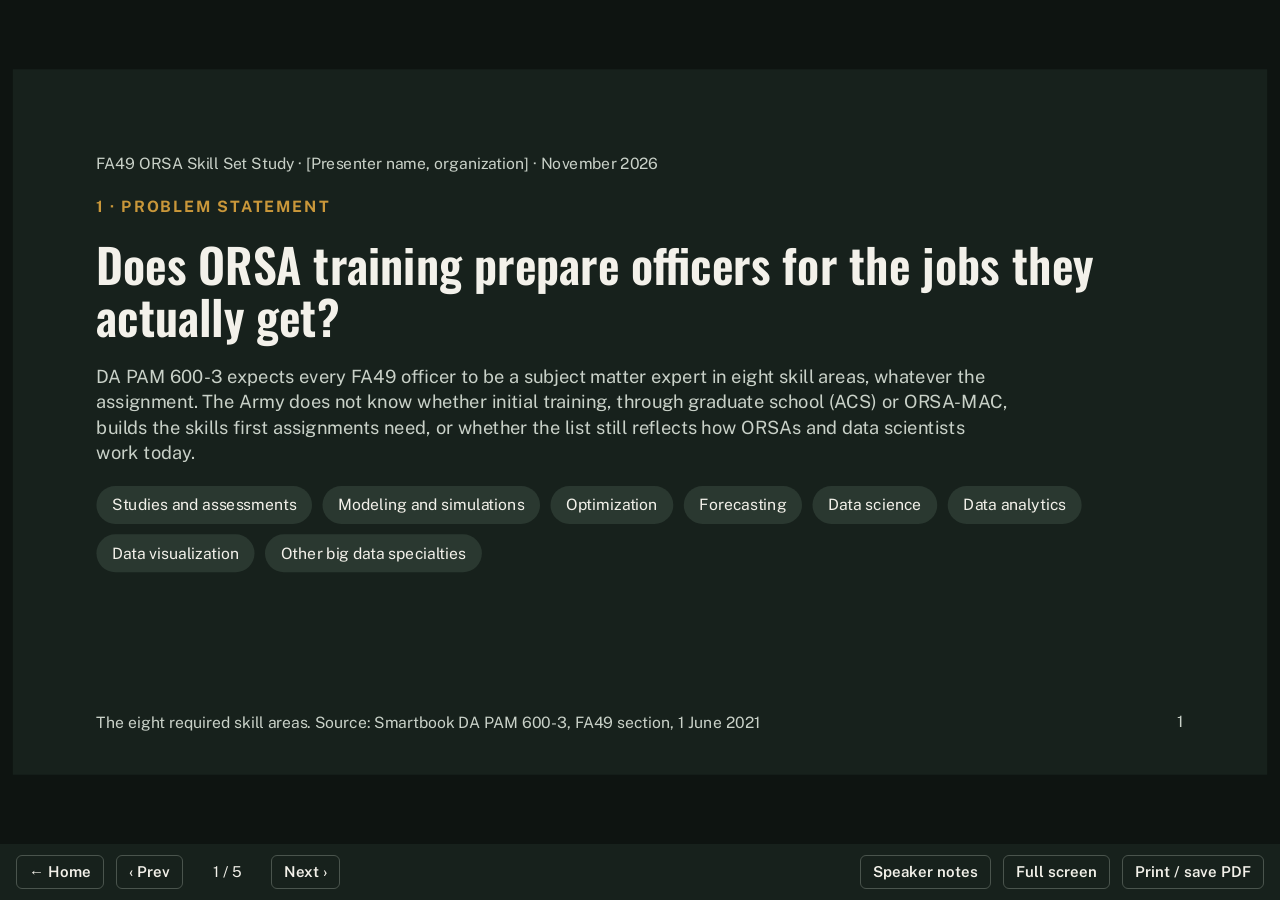
<file: deck/index.html>
<!DOCTYPE html>
<html lang="en">
<head>
<meta charset="utf-8">
<meta name="viewport" content="width=device-width, initial-scale=1">
<title>FA49 ORSA Skill Set: Survey Findings and Recommendations</title>
<link rel="stylesheet" href="../fonts/fonts.css">
<style>
/* Slide canvas defaults (match the Slides editor) */
* { margin: 0 }
body { font: 32px/1.2 sans-serif }
h1 { font-size: 96px; font-weight: 600 }
h2 { font-size: 64px; font-weight: 600 }
h3 { font-size: 44px; font-weight: 600 }
p, li, h1, h2, h3, td, th { overflow-wrap: break-word; text-wrap: pretty }
table { width: 100%; border-collapse: separate; border-spacing: 0; border: solid #0003; border-width: 2px 0 0 2px }
th, td { padding: .35em .6em; text-align: left; border: solid #0003; border-width: 0 2px 2px 0 }
/* Deck styles */
:root {
  --dark: #17211C;
  --light: #F3F1EA;
  --light2: #E6E2D4;
  --gold: #C9973A;
  --gold-ink: #7A5A1C;
  --blue: #2F5D7C;
  --orange: #C2622A;
  --muted: #4A544D;
  --muted-d: #C9D1C8;
}

body { font-family: 'Public Sans', Arial, sans-serif; color: #17211C; }

section {
  padding: 128px 128px 160px;
  background: #F3F1EA;
  display: flex;
  flex-direction: column;
  gap: 32px;
  counter-increment: page;
}
section.alt { background: #E6E2D4; }
section.dark { background: #17211C; color: #F3F1EA; }
section.accent { background: #C9973A; color: #17211C; }
section.cover { padding: 128px; justify-content: flex-end; gap: 32px; }

h1 { font-family: 'Oswald', Arial, sans-serif; font-size: 120px; font-weight: 600; line-height: 1.05; color: #F3F1EA; }
h2 { font-family: 'Oswald', Arial, sans-serif; font-size: 72px; font-weight: 600; line-height: 1.1; color: #17211C; }
h3 { font-family: 'Public Sans', Arial, sans-serif; font-size: 40px; font-weight: 700; line-height: 1.2; color: #17211C; }
p { font-size: 28px; line-height: 1.4; }

.eyebrow { font-size: 24px; font-weight: 700; letter-spacing: 3px; text-transform: uppercase; color: #7A5A1C; }
.dark .eyebrow { color: #C9973A; }
.lede { font-size: 28px; line-height: 1.4; color: #4A544D; max-width: 1400px; }
.dark .lede { color: #C9D1C8; }
.meta { font-size: 24px; color: #C9D1C8; }
.small { font-size: 24px; color: #4A544D; }
.rule { width: 160px; height: 8px; background: #C9973A; }

.foot { position: absolute; left: 128px; bottom: 64px; width: 1480px; font-size: 24px; line-height: 1.3; color: #4A544D; }
.pn { position: absolute; left: 1672px; bottom: 64px; width: 120px; font-size: 24px; text-align: right; color: #4A544D; }
.pn::after { content: counter(page); }
.dark .foot, .dark .pn { color: #C9D1C8; }

.cards { display: flex; gap: 32px; }
.card { flex: 1; background: #E6E2D4; padding: 40px; display: flex; flex-direction: column; gap: 16px; border-top: 8px solid #2F5D7C; }
.alt .card { background: #F3F1EA; }
.card.o { border-top: 8px solid #C2622A; }
.card.g { border-top: 8px solid #C9973A; }
.card .body { font-size: 28px; color: #4A544D; }
.big { font-family: 'Oswald', Arial, sans-serif; font-size: 120px; font-weight: 600; line-height: 1; color: #2F5D7C; }
.big.o { color: #A84F1E; }
.big.g { color: #7A5A1C; }

.stats { display: flex; gap: 48px; }
.stat { flex: 1; display: flex; flex-direction: column; gap: 8px; }
.stat .label { font-size: 24px; color: #4A544D; }

.cols { display: flex; gap: 64px; }
.col { flex: 1; display: flex; flex-direction: column; gap: 16px; }
.line { font-size: 28px; color: #17211C; }

.chart { display: flex; flex-direction: column; gap: 12px; }
.crow { display: flex; align-items: center; gap: 32px; }
.clabel { width: 300px; font-size: 28px; font-weight: 600; }
.ctrack { flex: 1; display: flex; flex-direction: column; gap: 6px; }
.bar { height: 14px; }
.bar.t { background: #2F5D7C; }
.bar.n { background: #C2622A; }
.cval { width: 340px; font-size: 24px; color: #4A544D; }

.mrow { display: flex; align-items: center; gap: 24px; }
.mnum { font-family: 'Oswald', Arial, sans-serif; font-size: 72px; font-weight: 600; line-height: 1; width: 110px; color: #2F5D7C; }
.mnum.o { color: #A84F1E; }
.mlab { font-size: 28px; color: #17211C; }

.tbl { width: 100%; font-size: 24px; color: #17211C; }
.tbl th { font-weight: 700; }
.tbl .hl { background: #E6E2D4; }

.pills { display: flex; flex-wrap: wrap; gap: 16px; }
.pill { font-size: 24px; background: #E6E2D4; padding: 12px 24px; border-radius: 999px; }
.tag { font-size: 24px; font-weight: 700; padding: 8px 20px; border-radius: 8px; width: 140px; text-align: center; background: #17211C; color: #F3F1EA; }
.tag.o { background: #A84F1E; }
.tag.b { background: #2F5D7C; }
.tag.g { background: #C9973A; color: #17211C; }
.trow { display: flex; align-items: flex-start; gap: 32px; }
.trow .txt { flex: 1; font-size: 28px; }

.statement { font-family: 'Oswald', Arial, sans-serif; font-size: 120px; font-weight: 600; line-height: 1.05; color: #17211C; max-width: 1500px; }
.accent .lede { color: #17211C; font-size: 40px; }
.accent .eyebrow { color: #17211C; }

.steps { font-size: 28px; line-height: 1.4; color: #17211C; }
.steps li { margin-top: 16px; }

.rise { animation: rise 700ms cubic-bezier(0.2, 0.7, 0.2, 1) both; animation-delay: calc(var(--i, 0) * 120ms); }
@keyframes rise { from { opacity: 0; transform: translateY(24px); } }

section.accent { justify-content: center; }
.card.tight { gap: 8px; }

.dark h2 { color: #F3F1EA; }
.dark .pill { background: #2A3830; color: #F3F1EA; }
section.nofoot { padding: 128px; }

.issues { display: flex; flex-direction: column; gap: 32px; }
.issue { display: flex; align-items: flex-start; gap: 40px; }
.inum { font-family: 'Oswald', Arial, sans-serif; font-size: 72px; font-weight: 600; line-height: 1; width: 80px; color: #7A5A1C; }
.itext { flex: 1; display: flex; flex-direction: column; gap: 4px; }
.iq { font-size: 28px; font-weight: 600; color: #17211C; }
.idata { font-size: 24px; color: #4A544D; }

.card ul { font-size: 24px; line-height: 1.4; color: #4A544D; padding-left: 32px; }
.card li { margin-top: 8px; }
.stepn { font-size: 24px; font-weight: 700; letter-spacing: 3px; text-transform: uppercase; color: #7A5A1C; }

.col.l { flex: 2; }
.col.r { flex: 3; }
.rlist { font-size: 24px; line-height: 1.4; color: #17211C; padding-left: 32px; }
.rlist li { margin-top: 12px; }
.tierrow { display: flex; align-items: flex-start; gap: 20px; }
.tierrow .tag { width: 190px; }
.ttxt { flex: 1; font-size: 24px; line-height: 1.4; color: #17211C; }

/* Web viewer */
html, body { height: 100%; background: #0E1411; overflow: hidden }
.stage { position: fixed; inset: 0 0 56px 0; display: flex; align-items: center; justify-content: center }
.stage > section { width: 1920px; height: 1080px; box-sizing: border-box; position: absolute; left: 50%; top: 50%; overflow: hidden; display: none; isolation: isolate; transform-origin: center center }
.stage > section.cur { display: flex }
aside { display: none }
.pn::after { content: none }
.navbar { position: fixed; left: 0; right: 0; bottom: 0; height: 56px; display: flex; align-items: center; gap: 12px; padding: 0 16px; background: #17211C; color: #F3F1EA; font: 15px/1.2 'Public Sans', Arial, sans-serif }
.navbar button, .navbar a { font: inherit; font-weight: 600; background: transparent; color: #F3F1EA; border: 1px solid #4A544D; border-radius: 6px; padding: 7px 12px; cursor: pointer; text-decoration: none }
.navbar button:hover, .navbar a:hover { border-color: #C9973A }
.navbar .count { min-width: 64px; text-align: center }
.navbar .sp { flex: 1 }
.notes { position: fixed; left: 0; right: 0; bottom: 56px; max-height: 34vh; overflow: auto; background: #F3F1EA; color: #17211C; font: 16px/1.5 'Public Sans', Arial, sans-serif; padding: 14px 20px; border-top: 4px solid #C9973A; display: none }
.notes.on { display: block }
@media print {
  @page { size: 1920px 1080px; margin: 0 }
  html, body { height: auto; overflow: visible; background: none }
  .navbar, .notes { display: none !important }
  .stage { position: static; display: block }
  .stage > section { display: flex !important; position: relative; left: 0; top: 0; transform: none !important; page-break-after: always; break-after: page }
  .rise { animation: none !important }
}
</style>
</head>
<body>
<div class="stage" id="stage">
<section data-n="1" id="problem" class="dark" data-transition="fade">
<p class="meta">FA49 ORSA Skill Set Study · [Presenter name, organization] · November 2026</p>
<p class="eyebrow">1 · Problem statement</p>
<h2 class="rise" style="--i:0">Does ORSA training prepare officers for the jobs they actually get?</h2>
<p class="lede rise" style="--i:1">DA PAM 600-3 expects every FA49 officer to be a subject matter expert in eight skill areas, whatever the assignment. The Army does not know whether initial training, through graduate school (ACS) or ORSA-MAC, builds the skills first assignments need, or whether the list still reflects how ORSAs and data scientists work today.</p>
<div class="pills rise" style="--i:2">
<p class="pill">Studies and assessments</p>
<p class="pill">Modeling and simulations</p>
<p class="pill">Optimization</p>
<p class="pill">Forecasting</p>
<p class="pill">Data science</p>
<p class="pill">Data analytics</p>
<p class="pill">Data visualization</p>
<p class="pill">Other big data specialties</p>
</div>
<p class="foot">The eight required skill areas. Source: Smartbook DA PAM 600-3, FA49 section, 1 June 2021</p>
<p class="pn">1</p>
<aside>The FA49 section of the DA PAM 600-3 Smartbook lists eight areas in which every ORSA serves as a subject matter expert, with no difference by assignment. Officers qualify either through ORSA-MAC or an approved master’s degree. This study asks whether that training matches what first assignments need, and whether the list itself should change.</aside>
</section>
<section data-n="2" id="issues">
<p class="eyebrow">2 · Study issues</p>
<h2>Four questions this study answers</h2>
<div class="issues">
<div class="issue rise" style="--i:0"><p class="inum">1</p><div class="itext"><p class="iq">How well did training and education prepare FA49 officers for their first ORSA assignment?</p><p class="idata">Data: overall agreement rating and officers’ explanations</p></div></div>
<div class="issue rise" style="--i:1"><p class="inum">2</p><div class="itext"><p class="iq">Which listed skills did first assignments need, and where did training miss?</p><p class="idata">Data: nine skill ratings, recoded into trained vs. needed</p></div></div>
<div class="issue rise" style="--i:2"><p class="inum">3</p><div class="itext"><p class="iq">Do results differ by training path (ACS, ORSA-MAC, both) and by type of first assignment?</p><p class="idata">Data: comparisons across training path, assignment, degree and degree requirement</p></div></div>
<div class="issue rise" style="--i:3"><p class="inum">4</p><div class="itext"><p class="iq">What should be added to, or removed from, the FA49 skill list?</p><p class="idata">Data: free-text answers, working group feedback, DA PAM 600-3, civilian ORSA and data science practice</p></div></div>
</div>
<p class="pn">2</p>
<aside>Issues 1 to 3 are answered directly from the survey. Issue 4 combines the survey’s free-text answers with our working group’s feedback and a comparison against how operations research and data science work in the civilian sector.</aside>
</section>
<section data-n="3" id="cla" class="alt">
<p class="eyebrow">3 · Constraints, limitations and assumptions</p>
<h2>What bounds these findings</h2>
<div class="cards">
<div class="card rise" style="--i:0">
<h3>Constraints</h3>
<ul>
<li>Survey questions were already fielded and could not be changed</li>
<li>Voluntary, self-selected respondents</li>
<li>The FA49 Smartbook section (June 2021) is the latest available</li>
<li>No access to job performance records</li>
</ul>
</div>
<div class="card o rise" style="--i:1">
<h3>Limitations</h3>
<ul>
<li>57 responses; some groups as small as 4</li>
<li>Self-reported, looking back on the first job</li>
<li>Skip logic hid the ACS skills question from all 11 NPS and AFIT graduates</li>
<li>Free-text themes coded once, not independently checked</li>
<li>Two responses took under 15 seconds; kept in</li>
</ul>
</div>
<div class="card g rise" style="--i:2">
<h3>Assumptions</h3>
<ul>
<li>Respondents are broadly representative of FA49 officers</li>
<li>“Well trained” self-ratings reflect real preparation</li>
<li>First-assignment needs are a fair test of the skill list</li>
<li>Civilian ORSA and data science practice is a relevant benchmark</li>
</ul>
</div>
</div>
<p class="pn">3</p>
<aside>The biggest limitation is size: 57 responses, so comparisons between small groups such as combat analysts or technical-domain analysts are directional only. The NPS and AFIT skip-logic gap means the graduate-school skills question undercounts those two schools. None of this changes the overall pattern, but it is why the recommendations include a second, corrected survey wave.</aside>
</section>
<section data-n="4" id="method">
<p class="eyebrow">4 · Methodology</p>
<h2>Survey, measure, compare, then benchmark</h2>
<div class="cards">
<div class="card rise" style="--i:0">
<p class="stepn">Step 1</p>
<h3>Collect</h3>
<ul>
<li>Survey of 57 FA49 officers, four waves, Nov 2024 to Oct 2025</li>
<li>Nine skill ratings, five answer choices each</li>
<li>Training path, degree, first job; three free-text questions</li>
</ul>
</div>
<div class="card rise" style="--i:1">
<p class="stepn">Step 2</p>
<h3>Measure</h3>
<ul>
<li>Answer counts for every question</li>
<li>Skill answers recoded into trained and needed</li>
<li>Gaps: needed but not trained; trained but not used</li>
<li>Data-quality checks</li>
</ul>
</div>
<div class="card rise" style="--i:2">
<p class="stepn">Step 3</p>
<h3>Compare</h3>
<ul>
<li>By training path: ACS, ORSA-MAC, both</li>
<li>By first assignment and degree</li>
<li>By the degree’s final requirement (thesis, capstone, coursework)</li>
</ul>
</div>
<div class="card g rise" style="--i:3">
<p class="stepn">Step 4</p>
<h3>Synthesize</h3>
<ul>
<li>Theme free-text answers</li>
<li>Benchmark against DA PAM 600-3 and civilian practice (BLS, INFORMS)</li>
<li>Add working group input</li>
<li>Build a tiered skill framework</li>
</ul>
</div>
</div>
<p class="foot">Civilian sources: BLS Occupational Outlook Handbook (operations research analysts, data scientists); INFORMS analytics job task analysis</p>
<p class="pn">4</p>
<aside>Each skill rating had five answers. “Trained” means the officer said they were well trained. “Needed” combines well trained and needed, learned it on the job, and not trained with a negative effect on performance. Comparing the two gives the gap measures used in the results. The working group’s seven requested skills were added at the synthesis step.</aside>
</section>
<section data-n="5" id="results" class="nofoot">
<p class="eyebrow">5 · Results and recommendations</p>
<h2>Training mostly works; the skill list needs tiers</h2>
<div class="cols">
<div class="col l rise" style="--i:0">
<h3>Results</h3>
<ul class="rlist">
<li><b>82%</b> say training prepared them; only 3 of 57 disagree.</li>
<li><b>Over-taught:</b> 22 officers trained in optimization and 19 in M&amp;S never needed it.</li>
<li><b>Under-taught:</b> 59% of those who needed assessments learned it on the job.</li>
<li><b>Needed by nearly all:</b> data communication (95%) and data analysis (88%).</li>
<li><b>Paths differ:</b> 80% of ORSA-MAC vs. 37% of ACS graduates felt ready for studies and assessments.</li>
<li><b>Jobs differ:</b> instructors most satisfied (5.6 of 6), combat analysts least (4.6).</li>
</ul>
</div>
<div class="col r rise" style="--i:1">
<h3>Recommendations</h3>
<div class="tierrow"><p class="tag b">Foundation</p><p class="ttxt">All ORSAs, day one: problem framing, data collection and surveys, statistics, SQL and Army data platforms, programming, basic apps and dashboards, AI literacy, operations assessment, communication and teaching</p></div>
<div class="tierrow"><p class="tag">Core</p><p class="ttxt">Working proficiency: cost-benefit analysis, optimization, applied M&amp;S, predictive modeling, decision analysis</p></div>
<div class="tierrow"><p class="tag o">Specialty</p><p class="ttxt">One or two, by assignment: AI/ML and agentic AI, app development, data engineering and cloud, campaign assessment, large-scale M&amp;S, PPBE</p></div>
<ul class="rlist">
<li>Remove “other big data specialties”; merge forecasting into predictive modeling; recast studies as problem framing.</li>
<li>Add an assessments bridge for ACS-only graduates; require a thesis or capstone.</li>
<li>Field a second survey wave on the new skills, with the skip logic fixed.</li>
</ul>
</div>
</div>
<p class="pn">5</p>
<aside>Results answer study issues 1 to 3; the recommendations answer issue 4. The three tiers keep the classic OR methods but stop expecting every officer to be an expert in all of them. The working group’s items appear in every tier: data platforms, surveys, apps, AI literacy and operations assessment in the foundation; cost-benefit analysis and M&amp;S in the core; agentic AI, app development and campaign assessment as specialties. Survey and working group disagree on M&amp;S: the survey shows it is often taught but unused, the group wants more. Keeping applied M&amp;S in the core and deep M&amp;S as a specialty covers both, and the second survey wave should test it.</aside>
</section>
</div>
<div class="notes" id="notes" aria-live="polite"></div>
<div class="navbar">
  <a href="../">← Home</a>
  <button id="prev" aria-label="Previous slide">‹ Prev</button>
  <span class="count" id="count"></span>
  <button id="next" aria-label="Next slide">Next ›</button>
  <span class="sp"></span>
  <button id="notesBtn">Speaker notes</button>
  <button id="fsBtn">Full screen</button>
  <button id="printBtn">Print / save PDF</button>
</div>
<script>
(() => {
  const S = [...document.querySelectorAll('.stage > section')];
  let i = 0;
  const fit = () => {
    const st = document.getElementById('stage').getBoundingClientRect();
    const k = Math.min(st.width / 1920, st.height / 1080) * 0.98;
    S.forEach((s) => { s.style.transform = `translate(-50%, -50%) scale(${k})`; });
  };
  const show = (n) => {
    i = Math.max(0, Math.min(S.length - 1, n));
    S.forEach((s, j) => s.classList.toggle('cur', j === i));
    document.getElementById('count').textContent = `${i + 1} / ${S.length}`;
    const a = S[i].querySelector('aside');
    document.getElementById('notes').textContent = a ? a.textContent : '';
    if (location.hash !== '#slide-' + (i + 1)) history.replaceState(null, '', '#slide-' + (i + 1));
  };
  const fromHash = () => { const m = location.hash.match(/^#slide-(\d+)$/); return m ? +m[1] - 1 : 0; };
  document.getElementById('prev').onclick = () => show(i - 1);
  document.getElementById('next').onclick = () => show(i + 1);
  document.getElementById('notesBtn').onclick = () => document.getElementById('notes').classList.toggle('on');
  document.getElementById('fsBtn').onclick = () => { const d = document.documentElement; (document.fullscreenElement ? document.exitFullscreen() : d.requestFullscreen && d.requestFullscreen()).catch?.(() => {}); };
  document.getElementById('printBtn').onclick = () => window.print();
  document.addEventListener('keydown', (e) => {
    if (['ArrowRight', 'PageDown', ' ', 'Enter'].includes(e.key)) { e.preventDefault(); show(i + 1); }
    else if (['ArrowLeft', 'PageUp', 'Backspace'].includes(e.key)) { e.preventDefault(); show(i - 1); }
    else if (e.key === 'Home') show(0);
    else if (e.key === 'End') show(S.length - 1);
    else if (e.key === 'n' || e.key === 'N') document.getElementById('notes').classList.toggle('on');
  });
  document.getElementById('stage').addEventListener('click', (e) => { if (!e.target.closest('a')) show(i + (e.clientX > innerWidth / 3 ? 1 : -1)); });
  addEventListener('resize', fit);
  addEventListener('hashchange', () => show(fromHash()));
  fit(); show(fromHash());
})();
</script>
</body>
</html>
</file>
<file: fonts/fonts.css>
/* Bundled so the site makes no requests to outside hosts. Licenses: OFL-Oswald.txt, OFL-PublicSans.txt */
@font-face { font-family: 'Oswald'; src: url('oswald.woff2') format('woff2'); font-weight: 200 700; font-display: swap; }
@font-face { font-family: 'Public Sans'; src: url('public-sans.woff2') format('woff2'); font-weight: 100 900; font-display: swap; }
</file>
